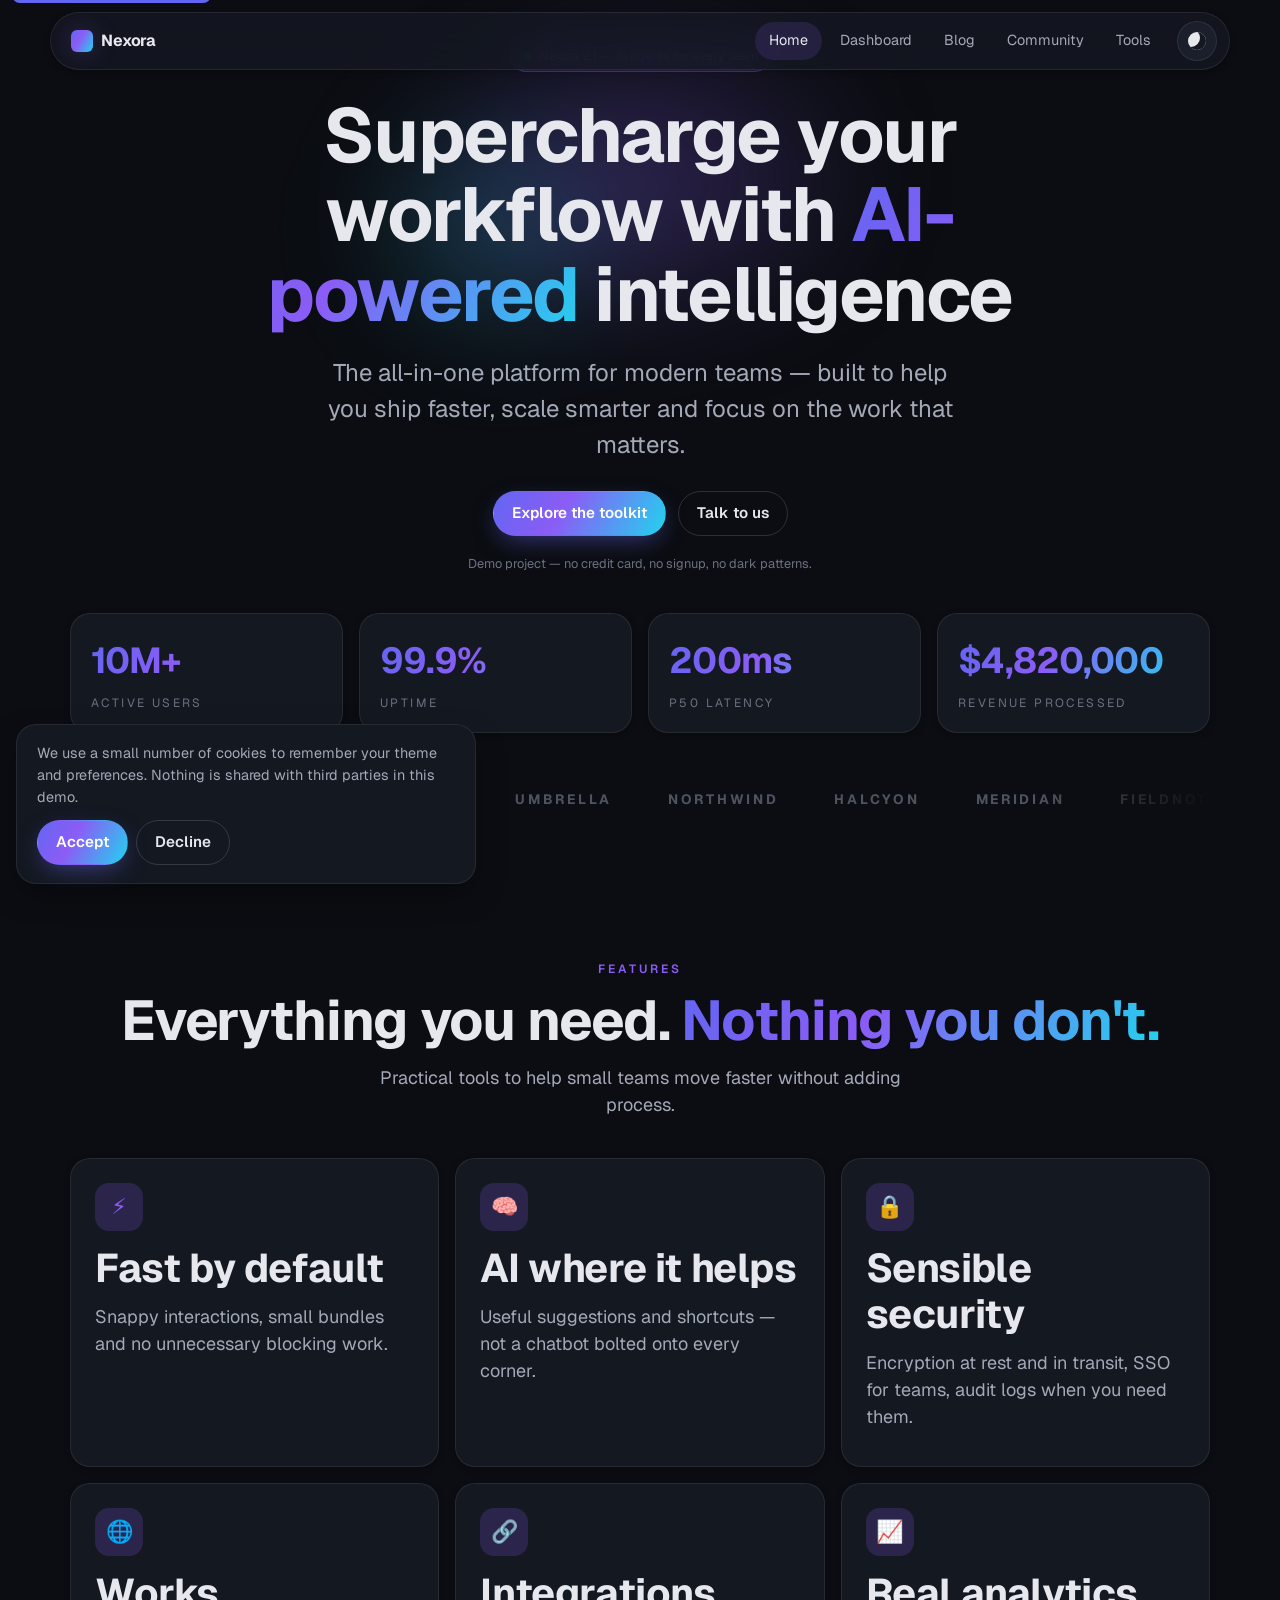
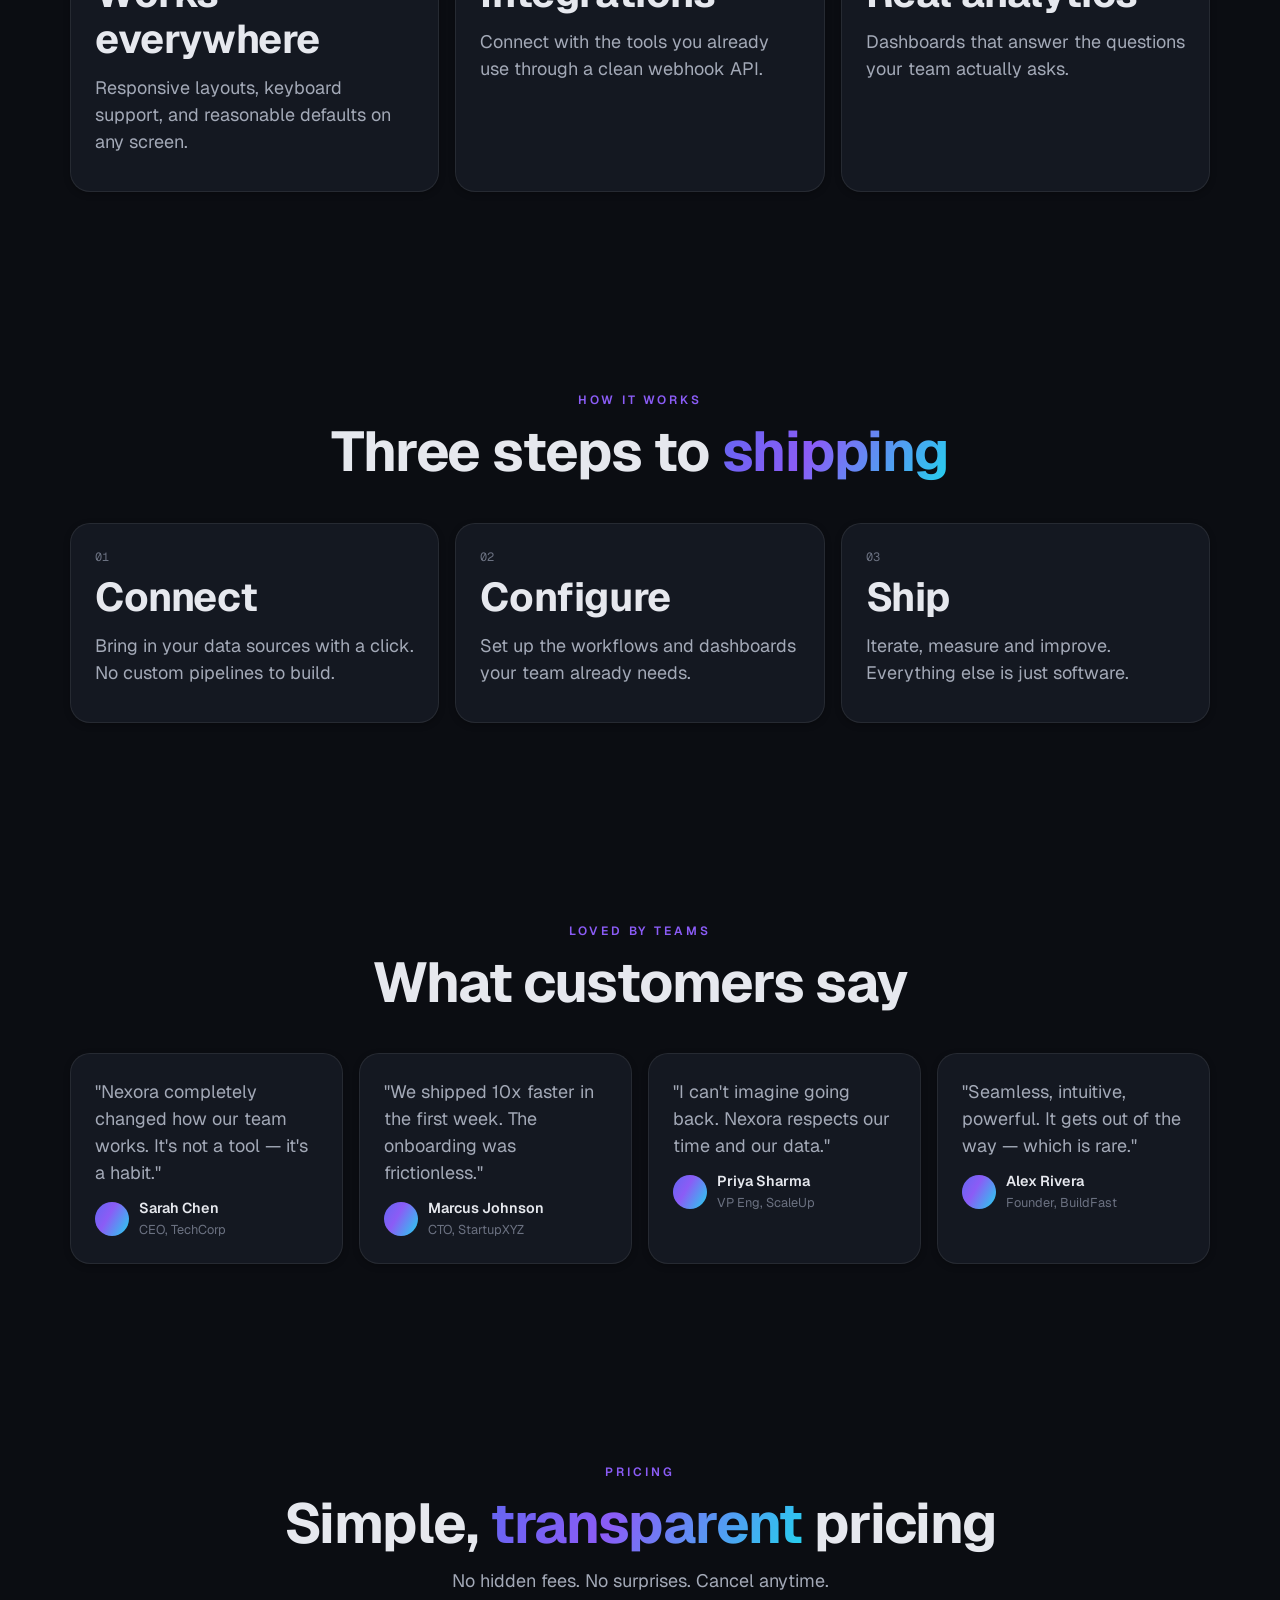
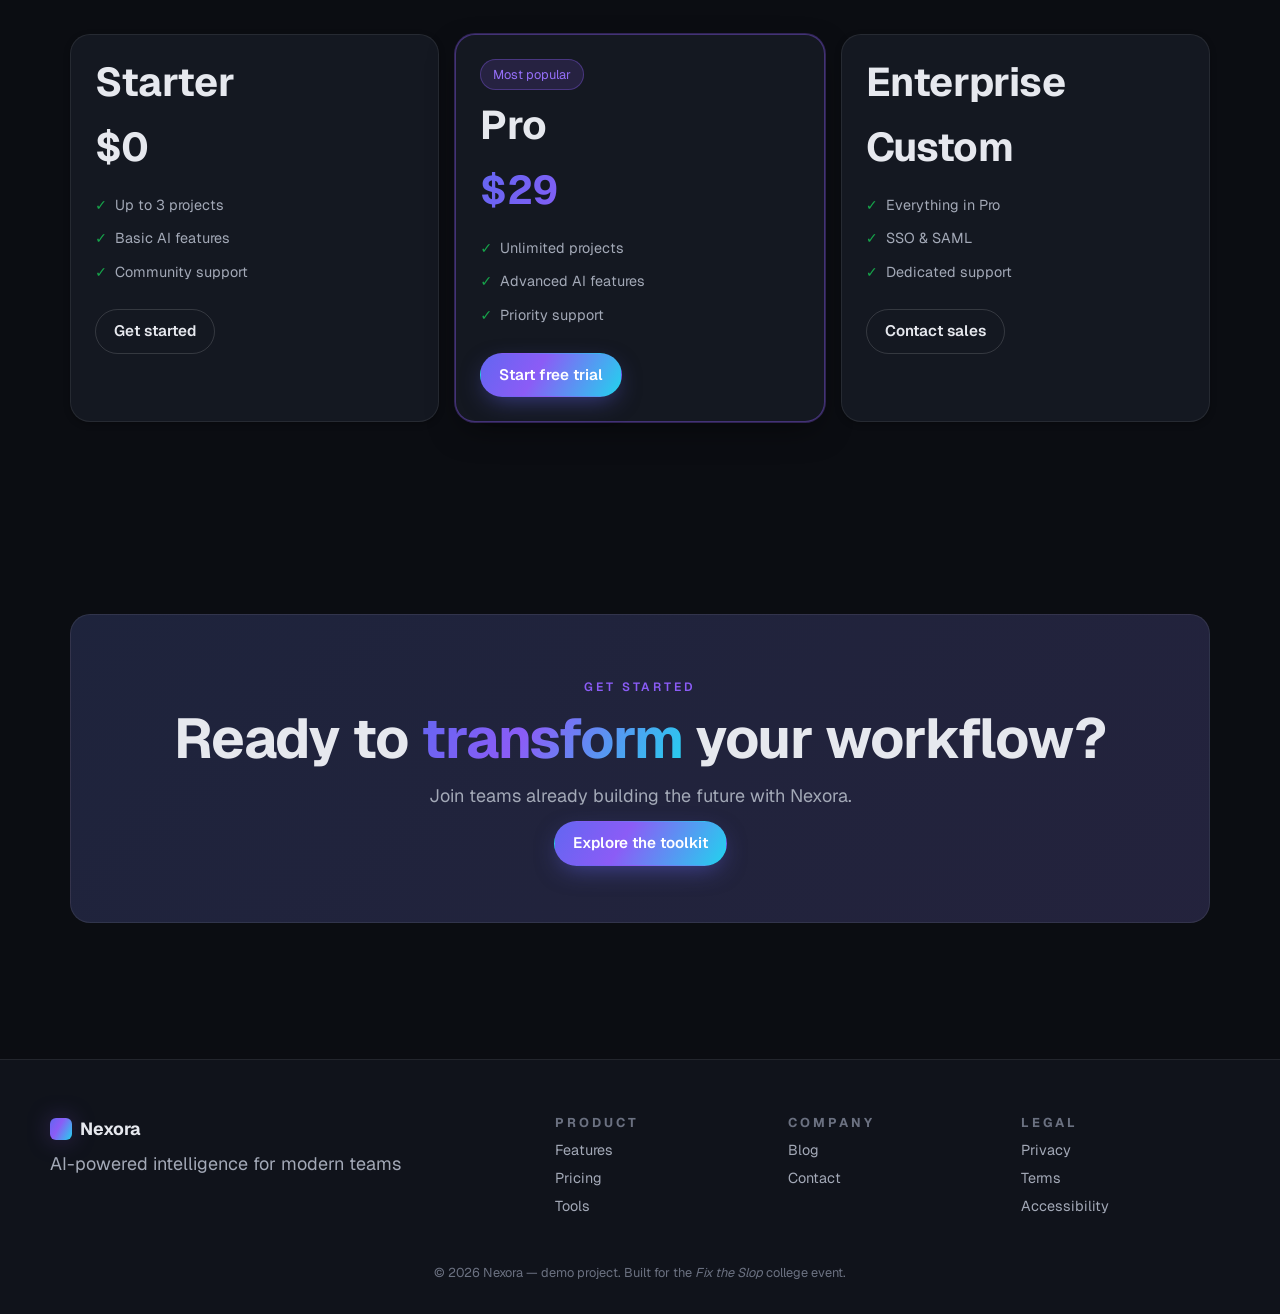
<file: website/index.html>
<!DOCTYPE html>
<html lang="en">
<head>
  <meta charset="UTF-8">
  <meta name="viewport" content="width=device-width, initial-scale=1">
  <title>Nexora — AI-powered intelligence for modern teams</title>
  <meta name="description" content="Nexora is an AI-powered platform that helps teams ship faster, scale smarter and focus on what matters.">
  <meta name="theme-color" content="#0b0d12">
  <link rel="stylesheet" href="css/style.css">
  <script>
    // Apply saved theme before first paint to avoid a flash of wrong theme.
    (function () {
      try {
        var t = localStorage.getItem("nx-theme") || "dark";
        document.documentElement.classList.toggle("light", t === "light");
      } catch (e) {}
    })();
  </script>
</head>
<body>
  <a class="skip-link" href="#main">Skip to main content</a>

  <div id="preloader" aria-hidden="true"><div class="ring"></div></div>

  <header class="site-nav" id="site-nav" aria-label="Primary"></header>

  <main id="main" class="container">
    <!-- ============================================================ HERO -->
    <section class="hero">
      <span class="hero-orb" aria-hidden="true"></span>
      <span class="badge hero-badge"><span class="pulse-dot"></span> Nexora 2.1 — AI agents for every team</span>
      <h1>Supercharge your workflow with <span class="gradient-text">AI-powered</span> intelligence</h1>
      <p class="lead">The all-in-one platform for modern teams — built to help you ship faster, scale smarter and focus on the work that matters.</p>
      <div class="hero-ctas">
        <a class="btn btn-primary" href="tools.html">Explore the toolkit</a>
        <a class="btn btn-ghost" href="contact.html">Talk to us</a>
      </div>
      <p class="hero-note">Demo project — no credit card, no signup, no dark patterns.</p>

      <div class="stats">
        <div class="card stat"><div class="val gradient-text">10M+</div><div class="lbl">Active users</div></div>
        <div class="card stat"><div class="val gradient-text">99.9%</div><div class="lbl">Uptime</div></div>
        <div class="card stat"><div class="val gradient-text">200ms</div><div class="lbl">P50 latency</div></div>
        <div class="card stat"><div class="val gradient-text" id="revenue-counter">$0</div><div class="lbl">Revenue processed</div></div>
      </div>

      <div class="logos marquee" aria-hidden="true">
        <div class="marquee-track">
          <span>NORTHWIND</span><span>HALCYON</span><span>MERIDIAN</span><span>FIELDNOTE</span><span>ACME</span><span>GLOBEX</span><span>INITECH</span><span>UMBRELLA</span>
          <span>NORTHWIND</span><span>HALCYON</span><span>MERIDIAN</span><span>FIELDNOTE</span><span>ACME</span><span>GLOBEX</span><span>INITECH</span><span>UMBRELLA</span>
        </div>
      </div>
    </section>

    <!-- ==================================================== FEATURES -->
    <section>
      <div class="section-head reveal">
        <span class="eyebrow">Features</span>
        <h2>Everything you need. <span class="gradient-text">Nothing you don't.</span></h2>
        <p>Practical tools to help small teams move faster without adding process.</p>
      </div>
      <div class="grid-3">
        <div class="card reveal"><div class="card-icon" aria-hidden="true">&#9889;</div><h3>Fast by default</h3><p>Snappy interactions, small bundles and no unnecessary blocking work.</p></div>
        <div class="card reveal"><div class="card-icon" aria-hidden="true">&#129504;</div><h3>AI where it helps</h3><p>Useful suggestions and shortcuts — not a chatbot bolted onto every corner.</p></div>
        <div class="card reveal"><div class="card-icon" aria-hidden="true">&#128274;</div><h3>Sensible security</h3><p>Encryption at rest and in transit, SSO for teams, audit logs when you need them.</p></div>
        <div class="card reveal"><div class="card-icon" aria-hidden="true">&#127760;</div><h3>Works everywhere</h3><p>Responsive layouts, keyboard support, and reasonable defaults on any screen.</p></div>
        <div class="card reveal"><div class="card-icon" aria-hidden="true">&#128279;</div><h3>Integrations</h3><p>Connect with the tools you already use through a clean webhook API.</p></div>
        <div class="card reveal"><div class="card-icon" aria-hidden="true">&#128200;</div><h3>Real analytics</h3><p>Dashboards that answer the questions your team actually asks.</p></div>
      </div>
    </section>

    <!-- ==================================================== STEPS -->
    <section>
      <div class="section-head reveal">
        <span class="eyebrow">How it works</span>
        <h2>Three steps to <span class="gradient-text">shipping</span></h2>
      </div>
      <div class="grid-3">
        <div class="card reveal"><div class="step-num">01</div><h3>Connect</h3><p>Bring in your data sources with a click. No custom pipelines to build.</p></div>
        <div class="card reveal"><div class="step-num">02</div><h3>Configure</h3><p>Set up the workflows and dashboards your team already needs.</p></div>
        <div class="card reveal"><div class="step-num">03</div><h3>Ship</h3><p>Iterate, measure and improve. Everything else is just software.</p></div>
      </div>
    </section>

    <!-- ==================================================== TESTIMONIALS -->
    <section>
      <div class="section-head reveal">
        <span class="eyebrow">Loved by teams</span>
        <h2>What customers say</h2>
      </div>
      <div class="testi">
        <div class="card reveal"><p>"Nexora completely changed how our team works. It's not a tool — it's a habit."</p><div class="who"><span class="avatar" aria-hidden="true"></span><div><div class="who-name">Sarah Chen</div><div class="who-role">CEO, TechCorp</div></div></div></div>
        <div class="card reveal"><p>"We shipped 10x faster in the first week. The onboarding was frictionless."</p><div class="who"><span class="avatar" aria-hidden="true"></span><div><div class="who-name">Marcus Johnson</div><div class="who-role">CTO, StartupXYZ</div></div></div></div>
        <div class="card reveal"><p>"I can't imagine going back. Nexora respects our time and our data."</p><div class="who"><span class="avatar" aria-hidden="true"></span><div><div class="who-name">Priya Sharma</div><div class="who-role">VP Eng, ScaleUp</div></div></div></div>
        <div class="card reveal"><p>"Seamless, intuitive, powerful. It gets out of the way — which is rare."</p><div class="who"><span class="avatar" aria-hidden="true"></span><div><div class="who-name">Alex Rivera</div><div class="who-role">Founder, BuildFast</div></div></div></div>
      </div>
    </section>

    <!-- ==================================================== PRICING -->
    <section class="price" id="pricing">
      <div class="section-head reveal">
        <span class="eyebrow">Pricing</span>
        <h2>Simple, <span class="gradient-text">transparent</span> pricing</h2>
        <p>No hidden fees. No surprises. Cancel anytime.</p>
      </div>
      <div class="grid-3">
        <div class="card reveal">
          <h3>Starter</h3>
          <div class="amount">$0</div>
          <ul>
            <li>Up to 3 projects</li>
            <li>Basic AI features</li>
            <li>Community support</li>
          </ul>
          <a class="btn btn-ghost" href="contact.html">Get started</a>
        </div>
        <div class="card is-featured reveal">
          <span class="badge" style="margin-bottom:12px">Most popular</span>
          <h3>Pro</h3>
          <div class="amount gradient-text">$29</div>
          <ul>
            <li>Unlimited projects</li>
            <li>Advanced AI features</li>
            <li>Priority support</li>
          </ul>
          <a class="btn btn-primary" href="contact.html">Start free trial</a>
        </div>
        <div class="card reveal">
          <h3>Enterprise</h3>
          <div class="amount">Custom</div>
          <ul>
            <li>Everything in Pro</li>
            <li>SSO &amp; SAML</li>
            <li>Dedicated support</li>
          </ul>
          <a class="btn btn-ghost" href="contact.html">Contact sales</a>
        </div>
      </div>
    </section>

    <!-- ==================================================== FINAL CTA -->
    <section>
      <div class="final-cta reveal">
        <span class="eyebrow">Get started</span>
        <h2>Ready to <span class="gradient-text">transform</span> your workflow?</h2>
        <p>Join teams already building the future with Nexora.</p>
        <a class="btn btn-primary" href="tools.html">Explore the toolkit</a>
      </div>
    </section>
  </main>

  <footer class="site-footer" id="site-footer"></footer>

  <script src="js/site.js"></script>
  <script src="js/globals.js"></script>
  <script src="js/main.js"></script>
  <script src="js/home.js"></script>
</body>
</html>
</file>
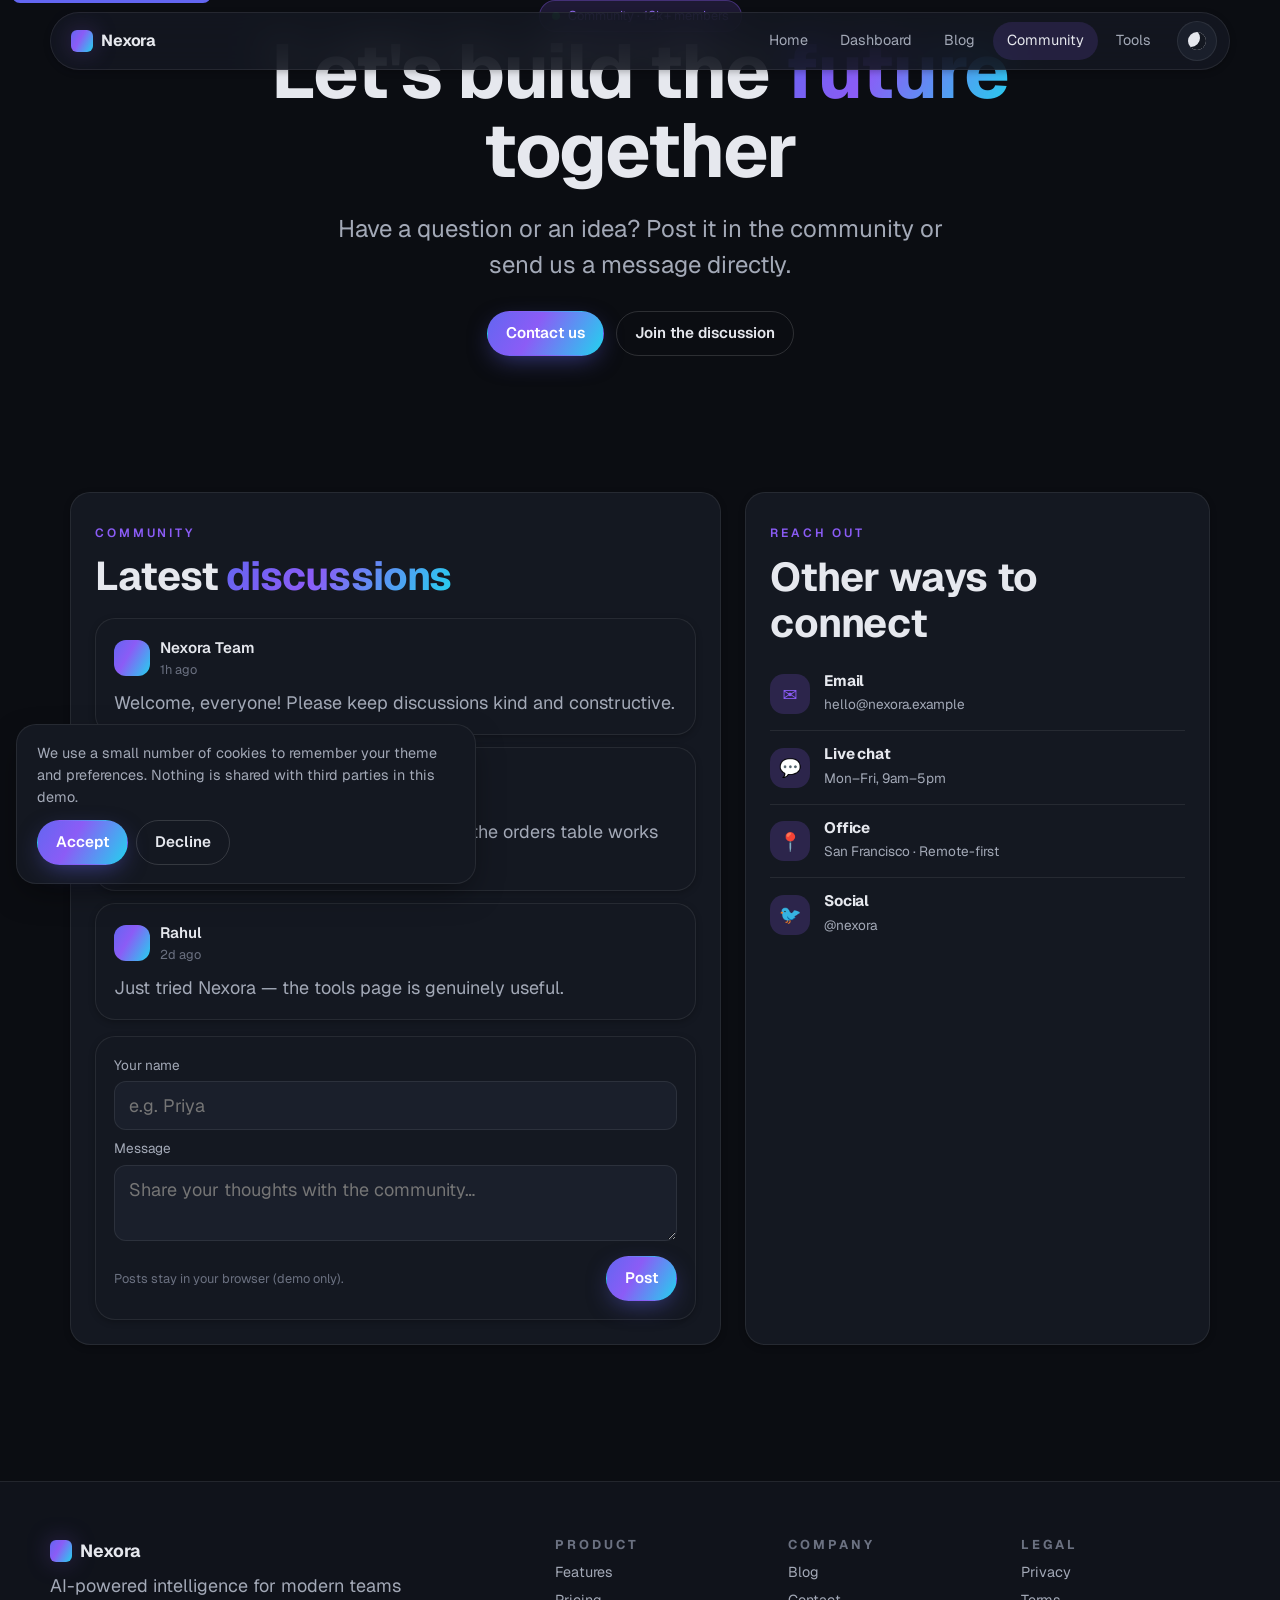
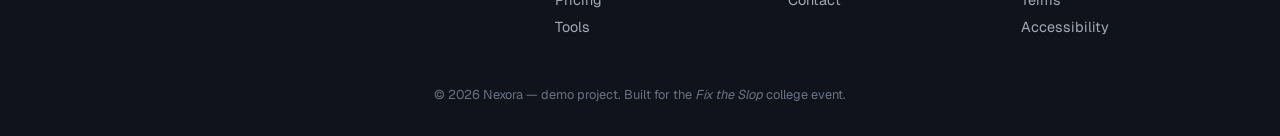
<file: website/contact.html>
<!DOCTYPE html>
<html lang="en">
<head>
  <meta charset="UTF-8">
  <meta name="viewport" content="width=device-width, initial-scale=1">
  <title>Community &amp; Contact — Nexora</title>
  <meta name="description" content="Join the Nexora community forum or send us a message.">
  <meta name="theme-color" content="#0b0d12">
  <link rel="stylesheet" href="css/style.css">
  <script>
    (function () { try { var t = localStorage.getItem("nx-theme") || "dark"; document.documentElement.classList.toggle("light", t === "light"); } catch (e) {} })();
  </script>
</head>
<body>
  <a class="skip-link" href="#main">Skip to main content</a>
  <div id="preloader" aria-hidden="true"><div class="ring"></div></div>
  <header class="site-nav" id="site-nav" aria-label="Primary"></header>

  <main id="main" class="container">
    <section class="hero" style="padding: 0 0 40px">
      <span class="badge"><span class="pulse-dot"></span> Community &middot; 12k+ members</span>
      <h1>Let's build the <span class="gradient-text">future</span> together</h1>
      <p class="lead">Have a question or an idea? Post it in the community or send us a message directly.</p>
      <div class="hero-ctas">
        <button class="btn btn-primary" type="button" id="open-contact">Contact us</button>
        <a class="btn btn-ghost" href="#community">Join the discussion</a>
      </div>
    </section>

    <section class="two-col">
      <div class="card" id="community">
        <span class="eyebrow">Community</span>
        <h2 style="font-size: var(--step-4)">Latest <span class="gradient-text">discussions</span></h2>
        <div id="threads" aria-live="polite" style="margin-top: 20px"></div>

        <form class="card composer" style="padding: 18px; margin-top: 16px" id="thread-form" novalidate>
          <div class="row">
            <div style="flex:1">
              <label for="thread-name">Your name</label>
              <input id="thread-name" type="text" maxlength="40" placeholder="e.g. Priya" required>
            </div>
          </div>
          <div>
            <label for="thread-body">Message</label>
            <textarea id="thread-body" maxlength="500" placeholder="Share your thoughts with the community…" required></textarea>
          </div>
          <div class="row" style="justify-content: space-between">
            <span style="font-size: 0.8rem; color: var(--text-dim)">Posts stay in your browser (demo only).</span>
            <button type="submit" class="btn btn-primary">Post</button>
          </div>
        </form>
      </div>

      <aside class="card">
        <span class="eyebrow">Reach out</span>
        <h3 style="margin-bottom: 12px">Other ways to connect</h3>
        <ul class="info-list">
          <li><div class="card-icon" aria-hidden="true">&#9993;</div><div><h4>Email</h4><span>hello@nexora.example</span></div></li>
          <li><div class="card-icon" aria-hidden="true">&#128172;</div><div><h4>Live chat</h4><span>Mon–Fri, 9am–5pm</span></div></li>
          <li><div class="card-icon" aria-hidden="true">&#128205;</div><div><h4>Office</h4><span>San Francisco &middot; Remote-first</span></div></li>
          <li><div class="card-icon" aria-hidden="true">&#128038;</div><div><h4>Social</h4><span>@nexora</span></div></li>
        </ul>
      </aside>
    </section>
  </main>

  <!-- Contact modal -->
  <div class="modal-backdrop" id="contact-modal" hidden>
    <div class="modal contact-form" role="dialog" aria-modal="true" aria-labelledby="cm-title" style="max-width:640px">
      <button type="button" class="modal-close" aria-label="Close" id="close-contact">&times;</button>
      <span class="eyebrow">Contact</span>
      <h2 id="cm-title" style="font-size: var(--step-4)">Get in <span class="gradient-text">touch</span></h2>
      <p>Fill in the form below and we'll get back to you.</p>
      <form id="contact-form" novalidate>
        <div class="grid">
          <div>
            <label for="c-name">Name</label>
            <input id="c-name" type="text" required minlength="2" maxlength="60" autocomplete="name">
            <div class="field-error" data-error-for="c-name"></div>
          </div>
          <div>
            <label for="c-email">Email</label>
            <input id="c-email" type="email" required autocomplete="email">
            <div class="field-error" data-error-for="c-email"></div>
          </div>
          <div>
            <label for="c-phone">Phone <span style="color:var(--text-dim); font-weight:normal">(optional)</span></label>
            <input id="c-phone" type="tel" maxlength="20" autocomplete="tel" inputmode="tel">
            <div class="field-error" data-error-for="c-phone"></div>
          </div>
          <div>
            <label for="c-company">Company</label>
            <input id="c-company" type="text" maxlength="80" autocomplete="organization">
          </div>
          <div>
            <label for="c-team">Team size</label>
            <select id="c-team">
              <option>1–10</option>
              <option>11–50</option>
              <option>51–200</option>
              <option>200+</option>
            </select>
          </div>
          <div>
            <label for="c-topic">Topic</label>
            <select id="c-topic" required>
              <option value="">Choose a topic…</option>
              <option>Sales</option>
              <option>Support</option>
              <option>Partnerships</option>
              <option>Feedback</option>
            </select>
            <div class="field-error" data-error-for="c-topic"></div>
          </div>
          <div class="full">
            <label for="c-message">Message</label>
            <textarea id="c-message" required minlength="20" maxlength="2000" placeholder="What's on your mind? (min. 20 characters)"></textarea>
            <div class="field-error" data-error-for="c-message"></div>
          </div>
          <div class="full" style="display:flex; align-items:center; gap:8px">
            <input type="checkbox" id="c-agree" style="width:auto">
            <label for="c-agree" style="margin:0">I'd like occasional product updates. You can unsubscribe at any time.</label>
          </div>
        </div>
        <div id="c-notice" hidden></div>
        <div class="actions">
          <button type="button" class="btn btn-ghost" id="c-reset">Clear</button>
          <button type="submit" class="btn btn-primary" id="c-submit">Send message</button>
        </div>
      </form>
    </div>
  </div>

  <footer class="site-footer" id="site-footer"></footer>

  <script src="js/site.js"></script>
  <script src="js/globals.js"></script>
  <script src="js/main.js"></script>
  <script src="js/contact.js" defer></script>
</body>
</html>
</file>
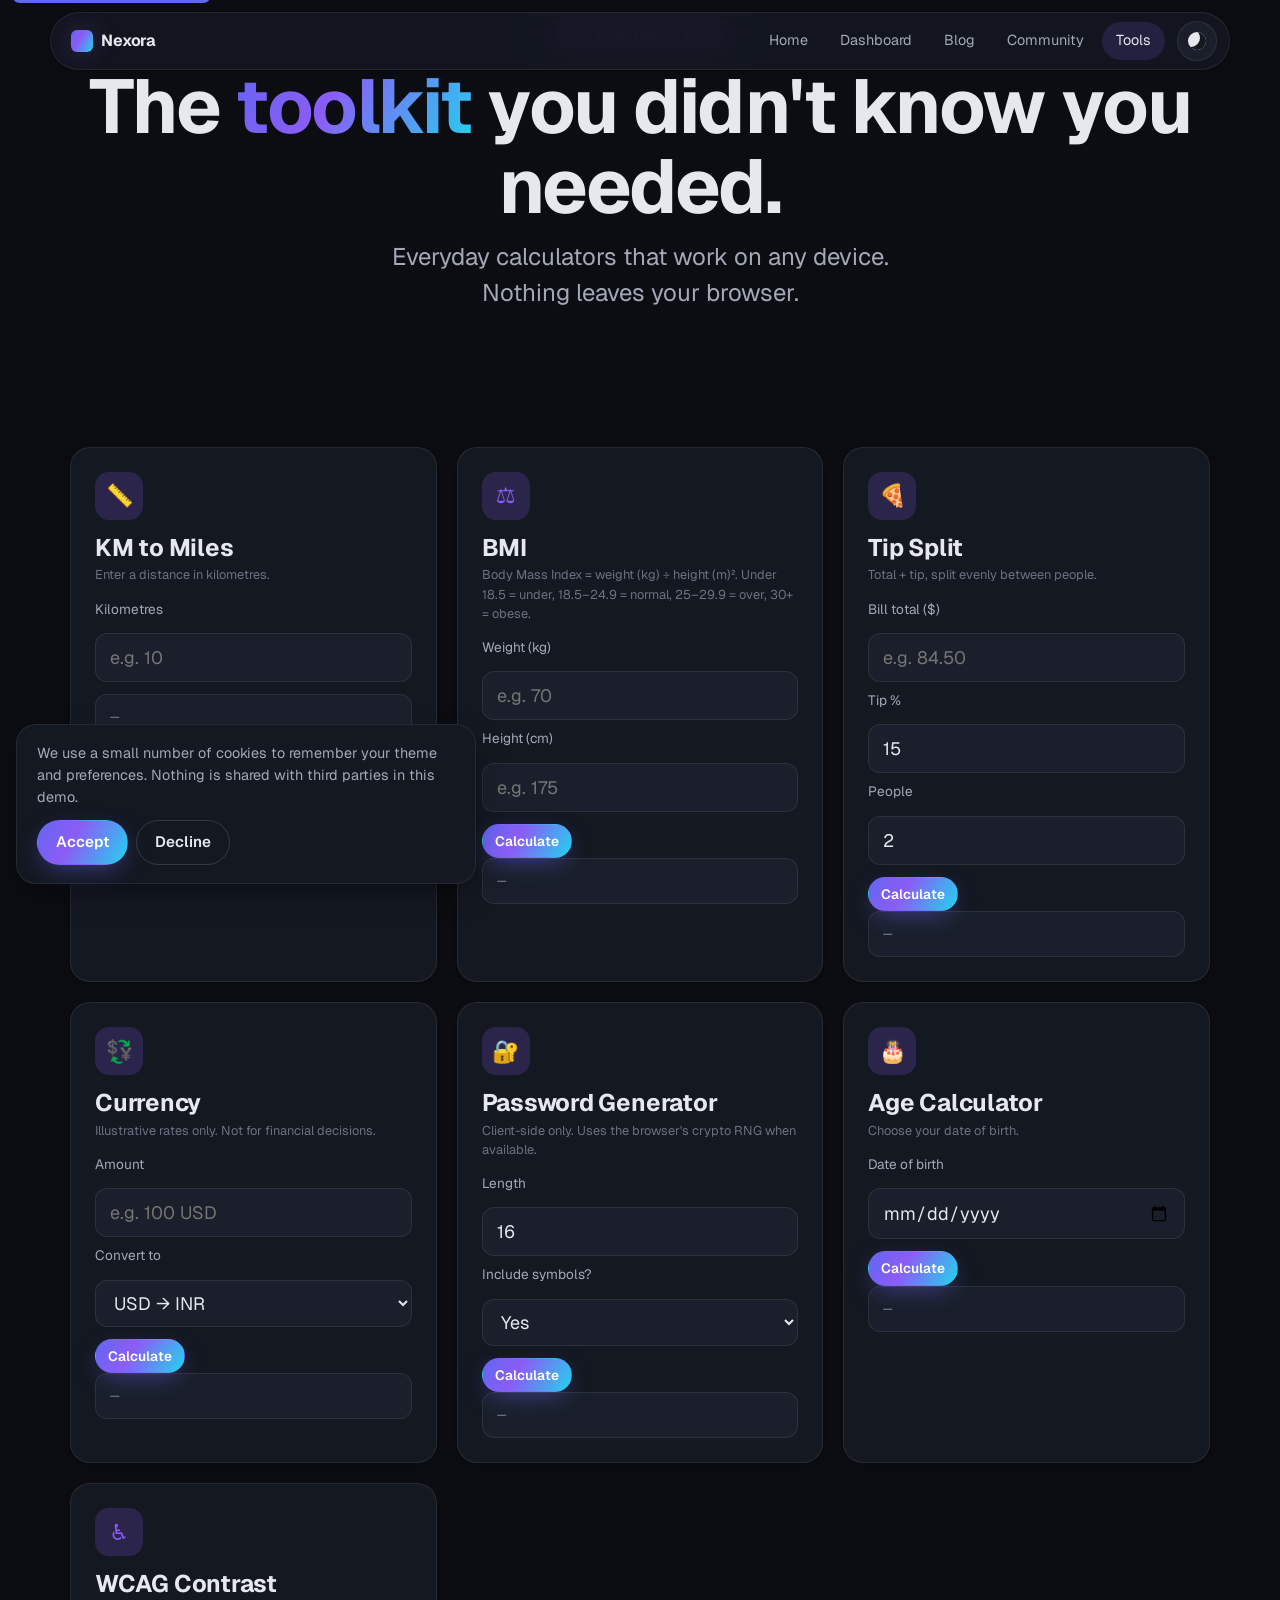
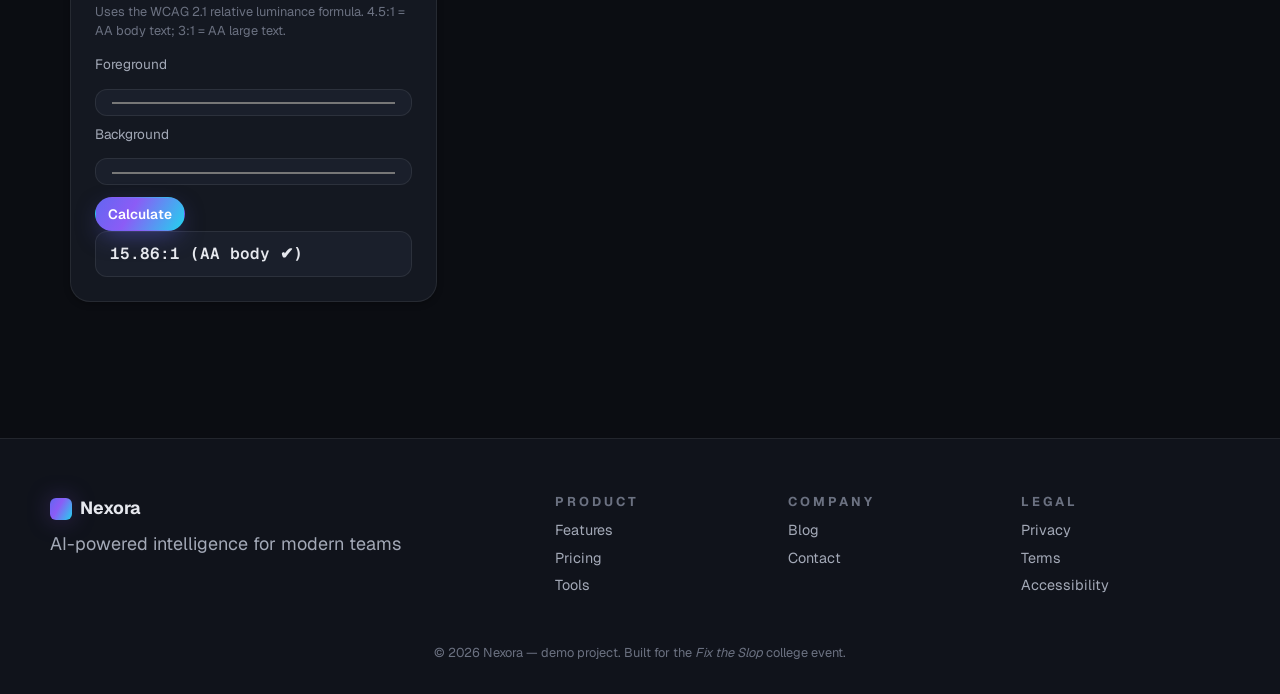
<file: website/tools.html>
<!DOCTYPE html>
<html lang="en">
<head>
  <meta charset="UTF-8">
  <meta name="viewport" content="width=device-width, initial-scale=1">
  <title>Tools — Nexora Toolkit</title>
  <meta name="description" content="A small set of everyday utility calculators — free, no signup, works offline.">
  <meta name="theme-color" content="#0b0d12">
  <link rel="stylesheet" href="css/style.css">
  <script>
    (function () { try { var t = localStorage.getItem("nx-theme") || "dark"; document.documentElement.classList.toggle("light", t === "light"); } catch (e) {} })();
  </script>
</head>
<body>
  <a class="skip-link" href="#main">Skip to main content</a>
  <div id="preloader" aria-hidden="true"><div class="ring"></div></div>
  <header class="site-nav" id="site-nav" aria-label="Primary"></header>

  <main id="main" class="container">
    <section class="tools-head">
      <span class="badge">Seven tools &middot; free &middot; no signup</span>
      <h1 style="margin-top: 16px">The <span class="gradient-text">toolkit</span> you didn't know you needed.</h1>
      <p class="lead" style="margin: 12px auto 0; max-width: 560px">Everyday calculators that work on any device. Nothing leaves your browser.</p>
    </section>

    <section class="tools-grid" id="tools"></section>
  </main>

  <footer class="site-footer" id="site-footer"></footer>

  <script src="js/site.js"></script>
  <script src="js/globals.js"></script>
  <script src="js/main.js"></script>
  <script src="js/tools.js" defer></script>
</body>
</html>
</file>
<file: website/css/style.css>
/* ============================================================
   Nexora — design system (single stylesheet, mobile-first)

   Tokens follow DESIGN.md where practical. All layout is fluid;
   no fixed min-widths, no zoom hacks.
   ============================================================ */

@import url('https://fonts.googleapis.com/css2?family=Geist:wght@300..800&family=Geist+Mono:wght@400;600&display=swap');

/* --- tokens ------------------------------------------------- */
:root {
  --bg:          #0b0d12;
  --bg-alt:      #10131b;
  --surface:     #141821;
  --surface-2:   #1a1f2b;
  --border:      rgba(255,255,255,0.08);
  --border-strong: rgba(255,255,255,0.14);
  --text:        #e6e8ee;
  --text-muted:  #a3a9b7;
  --text-dim:    #6b7181;
  --brand:       #6366f1;
  --brand-2:     #8b5cf6;
  --accent:      #22d3ee;
  --pink:        #ec4899;
  --success:     #16a34a;
  --danger:      #dc2626;
  --warning:     #d97706;
  --gradient:    linear-gradient(120deg, #6366f1 0%, #8b5cf6 40%, #22d3ee 100%);

  --radius-sm:   4px;
  --radius:      12px;
  --radius-lg:   20px;
  --radius-pill: 999px;

  --shadow-sm:   0 2px 6px rgba(0,0,0,0.25);
  --shadow:      0 12px 32px -8px rgba(0,0,0,0.5);
  --shadow-lg:   0 32px 80px -20px rgba(0,0,0,0.55);

  --step-1: clamp(0.85rem, 0.82rem + 0.15vw, 0.95rem);
  --step-2: clamp(1rem,    0.97rem + 0.2vw,  1.125rem);
  --step-3: clamp(1.25rem, 1.15rem + 0.5vw,  1.5rem);
  --step-4: clamp(1.75rem, 1.4rem  + 1.5vw,  2.5rem);
  --step-5: clamp(2.25rem, 1.7rem  + 2.5vw,  3.5rem);
  --step-6: clamp(2.75rem, 1.9rem  + 4vw,    4.75rem);

  --ease: cubic-bezier(.2,0,0,1);
}

html.light {
  --bg:          #f7f7fa;
  --bg-alt:      #eef0f4;
  --surface:     #ffffff;
  --surface-2:   #f2f3f7;
  --border:      rgba(15,20,30,0.08);
  --border-strong: rgba(15,20,30,0.16);
  --text:        #10131b;
  --text-muted:  #4b5361;
  --text-dim:    #6b7181;
}

/* --- reset -------------------------------------------------- */
*, *::before, *::after { box-sizing: border-box; }
html, body { margin: 0; padding: 0; }
html { -webkit-text-size-adjust: 100%; scroll-behavior: smooth; }
[hidden] { display: none !important; }
body {
  font-family: 'Geist', system-ui, -apple-system, Segoe UI, Roboto, sans-serif;
  font-size: var(--step-2);
  line-height: 1.5;
  color: var(--text);
  background: var(--bg);
  -webkit-font-smoothing: antialiased;
  overflow-x: hidden;
}
img, svg { max-width: 100%; display: block; }
a { color: inherit; text-decoration: none; }
button { font: inherit; color: inherit; }

/* Visible focus for every focusable element. */
:focus-visible {
  outline: 2px solid var(--accent);
  outline-offset: 2px;
  border-radius: 6px;
}

.visually-hidden {
  position: absolute; width: 1px; height: 1px;
  padding: 0; margin: -1px; overflow: hidden;
  clip: rect(0, 0, 0, 0); white-space: nowrap; border: 0;
}

.skip-link {
  position: absolute; left: 12px; top: -40px;
  background: var(--brand); color: #fff;
  padding: 8px 14px; border-radius: 8px;
  z-index: 1000; transition: top .2s var(--ease);
}
.skip-link:focus { top: 12px; }

/* --- layout ------------------------------------------------- */
.container {
  width: 100%;
  max-width: 1180px;
  margin: 0 auto;
  padding: 0 20px;
}
@media (max-width: 400px) { .container { padding: 0 14px; } }
main { padding-top: 96px; padding-bottom: 80px; }
section { padding: 64px 0; }
@media (min-width: 900px) { section { padding: 96px 0; } }

/* --- typography --------------------------------------------- */
h1, h2, h3, h4, h5 { color: var(--text); font-weight: 700; letter-spacing: -0.01em; line-height: 1.15; margin: 0 0 12px; }
h1 { font-size: var(--step-6); line-height: 1.05; letter-spacing: -0.02em; }
h2 { font-size: var(--step-5); line-height: 1.1;  letter-spacing: -0.02em; }
h3 { font-size: var(--step-4); }
h4 { font-size: var(--step-3); }
h5 { font-size: var(--step-2); }
p  { margin: 0 0 12px; color: var(--text-muted); }
.lead { font-size: var(--step-3); color: var(--text-muted); }
.eyebrow {
  display: inline-block; font-size: 0.75rem; font-weight: 600;
  text-transform: uppercase; letter-spacing: 0.24em;
  color: var(--brand-2); margin: 0 0 12px;
}
.gradient-text {
  background: var(--gradient);
  -webkit-background-clip: text; background-clip: text;
  -webkit-text-fill-color: transparent; color: transparent;
}
mark { background: color-mix(in oklab, var(--brand-2) 30%, transparent); color: inherit; padding: 0 4px; border-radius: 4px; }

/* --- buttons ------------------------------------------------ */
.btn {
  display: inline-flex; align-items: center; gap: 8px;
  padding: 10px 18px;
  border-radius: var(--radius-pill);
  border: 1px solid transparent;
  background: transparent;
  color: var(--text);
  font-weight: 600; font-size: 0.95rem;
  cursor: pointer;
  text-decoration: none;
  transition: transform .2s var(--ease), background .2s var(--ease), color .2s var(--ease), border-color .2s var(--ease), box-shadow .2s var(--ease);
  white-space: nowrap;
}
.btn-primary {
  background: var(--gradient);
  color: #fff;
  box-shadow: 0 8px 24px -6px rgba(99,102,241,0.5);
}
.btn-primary:hover { transform: translateY(-1px); box-shadow: 0 12px 30px -6px rgba(99,102,241,0.55); }
.btn-ghost { border-color: var(--border-strong); color: var(--text); }
.btn-ghost:hover { background: var(--surface-2); }
.btn-sm { padding: 6px 12px; font-size: 0.85rem; }
.btn:disabled { opacity: 0.5; cursor: not-allowed; transform: none !important; }

/* --- badges ------------------------------------------------- */
.badge {
  display: inline-flex; align-items: center; gap: 8px;
  padding: 5px 12px; border-radius: var(--radius-pill);
  background: color-mix(in oklab, var(--brand-2) 15%, transparent);
  border: 1px solid color-mix(in oklab, var(--brand-2) 35%, transparent);
  color: color-mix(in oklab, var(--brand-2) 90%, white 10%);
  font-size: 0.8rem;
}
.pulse-dot { width: 8px; height: 8px; border-radius: 50%; background: var(--success); box-shadow: 0 0 0 0 rgba(22,163,74,0.6); animation: pulse 1.6s infinite; }
@keyframes pulse { 70% { box-shadow: 0 0 0 10px rgba(22,163,74,0); } 100% { box-shadow: 0 0 0 0 rgba(22,163,74,0); } }

/* --- cards -------------------------------------------------- */
.card {
  background: var(--surface);
  border: 1px solid var(--border);
  border-radius: var(--radius-lg);
  padding: 24px;
  box-shadow: var(--shadow-sm);
  transition: transform .25s var(--ease), border-color .25s var(--ease), box-shadow .25s var(--ease);
}
.card:hover { border-color: var(--border-strong); transform: translateY(-2px); box-shadow: var(--shadow); }
.card-icon {
  width: 48px; height: 48px; border-radius: 14px;
  display: grid; place-items: center;
  background: color-mix(in oklab, var(--brand-2) 20%, transparent);
  color: var(--brand-2);
  font-size: 22px;
  margin-bottom: 14px;
}

/* --- inputs ------------------------------------------------- */
input, select, textarea {
  width: 100%;
  font: inherit;
  color: var(--text);
  background: var(--surface-2);
  border: 1px solid var(--border);
  border-radius: var(--radius);
  padding: 10px 14px;
}
input:focus, select:focus, textarea:focus {
  outline: 2px solid var(--accent);
  outline-offset: 2px;
  border-color: transparent;
}
input[aria-invalid="true"], textarea[aria-invalid="true"] { border-color: var(--danger); }
label { display: block; font-size: 0.85rem; color: var(--text-muted); margin-bottom: 6px; }

/* --- nav ---------------------------------------------------- */
.site-nav {
  position: fixed; top: 12px; left: 50%; transform: translateX(-50%);
  width: min(1180px, calc(100% - 24px));
  display: flex; align-items: center; gap: 12px;
  padding: 8px 12px;
  background: color-mix(in oklab, var(--surface) 85%, transparent);
  backdrop-filter: blur(20px) saturate(160%);
  -webkit-backdrop-filter: blur(20px) saturate(160%);
  border: 1px solid var(--border);
  border-radius: var(--radius-pill);
  z-index: 50;
  box-shadow: var(--shadow-sm);
}
.nav-brand { display: flex; align-items: center; gap: 8px; padding: 4px 8px; font-weight: 700; }
.nav-mark { width: 22px; height: 22px; border-radius: 6px; background: var(--gradient); box-shadow: 0 0 24px -4px rgba(139,92,246,0.6); display: inline-block; }
.nav-name { font-size: 1rem; letter-spacing: -0.01em; }
.nav-links { display: flex; align-items: center; gap: 4px; margin-left: auto; }
.nav-link {
  padding: 8px 14px; border-radius: var(--radius-pill);
  font-size: 0.9rem; color: var(--text-muted);
  transition: color .2s var(--ease), background .2s var(--ease);
}
.nav-link:hover { color: var(--text); background: var(--surface-2); }
.nav-link.is-active { color: var(--text); background: color-mix(in oklab, var(--brand-2) 15%, transparent); }
.nav-theme, .nav-burger {
  display: grid; place-items: center;
  width: 40px; height: 40px; border-radius: 50%;
  background: var(--surface-2); border: 1px solid var(--border);
  cursor: pointer;
}
.nav-burger { display: none; }
.nav-burger span { display: block; width: 18px; height: 2px; background: var(--text); margin: 3px auto; border-radius: 2px; transition: transform .2s var(--ease), opacity .2s var(--ease); }
.site-nav.is-open .nav-burger span:nth-child(1) { transform: translateY(5px) rotate(45deg); }
.site-nav.is-open .nav-burger span:nth-child(2) { opacity: 0; }
.site-nav.is-open .nav-burger span:nth-child(3) { transform: translateY(-5px) rotate(-45deg); }
.theme-icon { width: 18px; height: 18px; border-radius: 50%; background: var(--text); box-shadow: inset -6px -3px 0 0 var(--surface); }
html.light .theme-icon { background: var(--text); box-shadow: inset 6px 3px 0 0 var(--surface); }

@media (max-width: 820px) {
  .site-nav { padding: 6px 8px 6px 12px; }
  .nav-burger { display: grid; margin-left: auto; }
  .nav-links {
    position: absolute; top: calc(100% + 8px); left: 0; right: 0;
    flex-direction: column; align-items: stretch;
    padding: 12px; margin: 0;
    background: var(--surface);
    border: 1px solid var(--border);
    border-radius: var(--radius-lg);
    box-shadow: var(--shadow);
    display: none;
  }
  .nav-links.is-open { display: flex; }
  .nav-link { padding: 12px 14px; }
}

/* --- footer ------------------------------------------------- */
.site-footer { border-top: 1px solid var(--border); padding: 56px 20px 32px; margin-top: 40px; background: var(--bg-alt); }
.footer-inner {
  max-width: 1180px; margin: 0 auto;
  display: grid; grid-template-columns: 1fr;
  gap: 32px;
}
@media (min-width: 800px) { .footer-inner { grid-template-columns: 1.4fr 2fr; } }
.footer-brand p { color: var(--text-muted); max-width: 360px; }
.footer-logo { display: flex; align-items: center; gap: 8px; font-weight: 700; font-size: 1.1rem; margin-bottom: 8px; }
.footer-cols { display: grid; grid-template-columns: repeat(auto-fit, minmax(140px, 1fr)); gap: 24px; }
.footer-cols h5 { font-size: 0.8rem; text-transform: uppercase; letter-spacing: 0.24em; color: var(--text-dim); margin-bottom: 10px; }
.footer-cols a { display: block; color: var(--text-muted); font-size: 0.9rem; margin-bottom: 6px; }
.footer-cols a:hover { color: var(--text); }
.footer-legal { max-width: 1180px; margin: 40px auto 0; color: var(--text-dim); font-size: 0.8rem; text-align: center; }

/* --- preloader ---------------------------------------------- */
#preloader {
  position: fixed; inset: 0; z-index: 9000;
  background: var(--bg);
  display: grid; place-items: center;
  transition: opacity .4s var(--ease);
}
#preloader .ring {
  width: 44px; height: 44px; border-radius: 50%;
  border: 2px solid var(--border-strong);
  border-top-color: var(--brand);
  animation: spin .8s linear infinite;
}
#preloader.is-hidden { opacity: 0; pointer-events: none; }
@keyframes spin { to { transform: rotate(360deg); } }

/* --- cookie banner ------------------------------------------ */
.cookie-banner {
  position: fixed; bottom: 16px; left: 16px; right: 16px;
  max-width: 460px;
  background: var(--surface);
  border: 1px solid var(--border);
  border-radius: var(--radius-lg);
  padding: 18px 20px;
  box-shadow: var(--shadow);
  z-index: 80;
  animation: slide-up .35s var(--ease);
}
@media (min-width: 640px) { .cookie-banner { right: auto; } }
.cookie-banner p { margin: 0 0 12px; font-size: 0.9rem; }
.cookie-actions { display: flex; gap: 8px; }

/* --- toast -------------------------------------------------- */
.toast {
  position: fixed; bottom: 24px; right: 24px;
  padding: 12px 18px;
  background: var(--surface); color: var(--text);
  border: 1px solid var(--border-strong);
  border-radius: var(--radius);
  box-shadow: var(--shadow);
  font-size: 0.9rem;
  z-index: 100;
  animation: slide-up .3s var(--ease);
}
.toast--success { border-left: 3px solid var(--success); }
.toast--error   { border-left: 3px solid var(--danger); }
.toast.is-out { opacity: 0; transition: opacity .3s var(--ease); }
@keyframes slide-up { from { opacity: 0; transform: translateY(16px); } }

/* --- modal -------------------------------------------------- */
.modal-backdrop {
  position: fixed; inset: 0; z-index: 90;
  background: rgba(0,0,0,0.55);
  backdrop-filter: blur(6px);
  display: grid; place-items: center;
  padding: 16px;
  animation: fade-in .2s var(--ease);
}
.modal {
  position: relative;
  width: 100%; max-width: 480px;
  background: var(--surface);
  border: 1px solid var(--border);
  border-radius: var(--radius-lg);
  padding: 28px;
  box-shadow: var(--shadow-lg);
}
.modal-close {
  position: absolute; top: 10px; right: 12px;
  width: 32px; height: 32px; border-radius: 50%;
  background: transparent; border: 0;
  font-size: 20px; color: var(--text-muted); cursor: pointer;
}
.modal-close:hover { background: var(--surface-2); color: var(--text); }
.modal-form { display: flex; gap: 8px; margin-top: 12px; }
.modal-form input { flex: 1; }
.modal-note { font-size: 0.8rem; color: var(--text-dim); margin-top: 10px; }
@keyframes fade-in { from { opacity: 0; } }

/* --- reveal ------------------------------------------------- */
.reveal { opacity: 0; transform: translateY(20px); transition: opacity .6s var(--ease), transform .6s var(--ease); }
.reveal.in { opacity: 1; transform: none; }

/* --- reduced motion ---------------------------------------- */
@media (prefers-reduced-motion: reduce) {
  *, *::before, *::after {
    animation-duration: 0.001ms !important;
    animation-iteration-count: 1 !important;
    transition-duration: 0.001ms !important;
    scroll-behavior: auto !important;
  }
  .reveal { opacity: 1; transform: none; }
}

/* ============================================================
   HOME
   ============================================================ */
.hero {
  padding: 40px 0 24px;
  text-align: center;
  position: relative;
}
.hero .hero-badge { margin-bottom: 24px; }
.hero h1 { max-width: 900px; margin: 0 auto 20px; }
.hero .lead { max-width: 640px; margin: 0 auto 28px; }
.hero-ctas { display: flex; gap: 12px; justify-content: center; flex-wrap: wrap; }
.hero-note { margin-top: 18px; font-size: 0.8rem; color: var(--text-dim); }

.hero-orb {
  position: absolute; top: -60px; left: 50%;
  width: min(720px, 100%); height: 480px;
  transform: translateX(-50%);
  background:
    radial-gradient(closest-side, color-mix(in oklab, var(--brand-2) 30%, transparent), transparent 70%),
    radial-gradient(closest-side at 30% 60%, color-mix(in oklab, var(--accent) 25%, transparent), transparent 70%);
  filter: blur(50px);
  z-index: -1;
  pointer-events: none;
}

.stats {
  display: grid;
  grid-template-columns: repeat(2, minmax(0, 1fr));
  gap: 12px;
  margin-top: 40px;
}
@media (min-width: 720px) { .stats { grid-template-columns: repeat(4, minmax(0, 1fr)); gap: 16px; } }
.stat { padding: 20px; text-align: left; }
.stat .val { font-size: clamp(1.5rem, 1.1rem + 1.5vw, 2.25rem); font-weight: 700; letter-spacing: -0.02em; }
.stat .lbl { font-size: 0.75rem; color: var(--text-dim); text-transform: uppercase; letter-spacing: 0.2em; margin-top: 6px; }

.logos {
  margin: 56px 0 24px;
  display: flex; flex-wrap: wrap; gap: 20px 40px; justify-content: center;
  color: var(--text-dim); font-weight: 700; letter-spacing: 0.2em; font-size: 0.85rem;
  opacity: 0.7;
}

.section-head { text-align: center; margin-bottom: 40px; }
.section-head p { max-width: 560px; margin: 0 auto; }

.grid-3 { display: grid; grid-template-columns: minmax(0, 1fr); gap: 16px; }
@media (min-width: 640px) { .grid-3 { grid-template-columns: repeat(2, minmax(0, 1fr)); } }
@media (min-width: 960px) { .grid-3 { grid-template-columns: repeat(3, minmax(0, 1fr)); } }

.step-num { font-family: 'Geist Mono', monospace; font-size: 0.75rem; color: var(--text-dim); margin-bottom: 8px; }

/* pricing */
.price .card.is-featured { border-color: color-mix(in oklab, var(--brand-2) 40%, transparent); box-shadow: 0 0 0 1px color-mix(in oklab, var(--brand-2) 30%, transparent), var(--shadow); }
.price .amount { font-size: 2.5rem; font-weight: 700; letter-spacing: -0.02em; margin: 4px 0 12px; }
.price ul { list-style: none; padding: 0; margin: 0 0 20px; }
.price li { padding: 6px 0; color: var(--text-muted); font-size: 0.9rem; }
.price li::before { content: "\2713"; color: var(--success); margin-right: 8px; }

.testi { display: grid; grid-template-columns: 1fr; gap: 16px; }
@media (min-width: 720px) { .testi { grid-template-columns: repeat(2, 1fr); } }
@media (min-width: 1000px) { .testi { grid-template-columns: repeat(4, 1fr); } }
.testi .who { display: flex; align-items: center; gap: 10px; margin-top: 12px; }
.testi .who .avatar { width: 34px; height: 34px; border-radius: 50%; background: var(--gradient); }
.testi .who .who-name { font-weight: 600; font-size: 0.9rem; }
.testi .who .who-role { color: var(--text-dim); font-size: 0.8rem; }

.final-cta { text-align: center; padding: 56px 24px; border-radius: var(--radius-lg); background: linear-gradient(140deg, color-mix(in oklab, var(--brand) 15%, var(--surface)) 0%, color-mix(in oklab, var(--brand-2) 15%, var(--surface)) 100%); border: 1px solid var(--border); }
.final-cta h2 { margin-bottom: 12px; }

/* ============================================================
   ADMIN
   ============================================================ */
.admin-banner {
  background: color-mix(in oklab, var(--warning) 20%, var(--surface));
  border: 1px solid color-mix(in oklab, var(--warning) 40%, transparent);
  color: var(--text);
  padding: 12px 16px; border-radius: var(--radius);
  font-size: 0.85rem;
  margin-bottom: 24px;
  display: flex; align-items: flex-start; gap: 10px;
}
.admin-banner strong { color: var(--warning); }

.admin-shell { display: grid; grid-template-columns: 1fr; gap: 24px; }
@media (min-width: 900px) { .admin-shell { grid-template-columns: 220px 1fr; } }
.sidebar { position: static; }
@media (min-width: 900px) { .sidebar { position: sticky; top: 96px; align-self: start; } }
.sidebar-list { list-style: none; padding: 0; margin: 0; display: flex; flex-direction: column; gap: 2px; }
.sidebar-list button {
  width: 100%; text-align: left;
  display: flex; align-items: center; gap: 10px;
  padding: 10px 14px; border-radius: var(--radius);
  background: transparent; border: 1px solid transparent;
  color: var(--text-muted); cursor: pointer;
}
.sidebar-list button:hover { background: var(--surface-2); color: var(--text); }
.sidebar-list button.is-active { background: color-mix(in oklab, var(--brand-2) 15%, transparent); color: var(--text); border-color: color-mix(in oklab, var(--brand-2) 35%, transparent); }

.admin-stats { display: grid; grid-template-columns: repeat(2, 1fr); gap: 12px; }
@media (min-width: 800px) { .admin-stats { grid-template-columns: repeat(4, 1fr); gap: 16px; } }
.admin-stats .stat .delta { font-size: 0.8rem; color: var(--success); margin-top: 4px; }
.admin-stats .stat .delta.is-down { color: var(--danger); }

.charts { display: grid; grid-template-columns: 1fr; gap: 16px; margin-top: 24px; }
@media (min-width: 800px) { .charts { grid-template-columns: 1fr 1fr; } }
.chart-box { position: relative; }
.chart-box h4 { margin-bottom: 12px; font-size: 1rem; }
.chart-box .chart-wrap { position: relative; height: 260px; }

.tbl-wrap { margin-top: 24px; overflow: hidden; }
.tbl-toolbar { display: flex; gap: 10px; align-items: center; flex-wrap: wrap; margin-bottom: 14px; }
.tbl-toolbar input { flex: 1; min-width: 200px; }
.tbl-scroll { overflow-x: auto; }
.tbl { width: 100%; border-collapse: separate; border-spacing: 0; font-size: 0.9rem; }
.tbl th, .tbl td { padding: 12px 14px; text-align: left; border-bottom: 1px solid var(--border); }
.tbl th { font-weight: 600; font-size: 0.78rem; text-transform: uppercase; letter-spacing: 0.12em; color: var(--text-dim); background: var(--surface-2); }
.tbl th button { background: transparent; border: 0; color: inherit; font: inherit; cursor: pointer; text-transform: inherit; letter-spacing: inherit; padding: 0; display: inline-flex; align-items: center; gap: 4px; }
.tbl tbody tr:hover { background: color-mix(in oklab, var(--brand-2) 6%, transparent); }
.pill { display: inline-flex; align-items: center; padding: 4px 10px; border-radius: var(--radius-pill); font-size: 0.75rem; background: var(--surface-2); color: var(--text-muted); border: 1px solid var(--border); }
.pill--paid    { background: color-mix(in oklab, var(--success) 20%, transparent); color: var(--success); border-color: color-mix(in oklab, var(--success) 40%, transparent); }
.pill--pending { background: color-mix(in oklab, var(--warning) 20%, transparent); color: var(--warning); border-color: color-mix(in oklab, var(--warning) 40%, transparent); }
.pill--failed  { background: color-mix(in oklab, var(--danger)  20%, transparent); color: var(--danger);  border-color: color-mix(in oklab, var(--danger)  40%, transparent); }
.icon-btn { background: transparent; border: 0; color: var(--text-dim); cursor: pointer; padding: 4px 6px; border-radius: 6px; }
.icon-btn:hover { color: var(--danger); background: var(--surface-2); }
.pagination { display: flex; align-items: center; justify-content: space-between; margin-top: 14px; gap: 12px; flex-wrap: wrap; }
.pagination .pages { display: flex; gap: 6px; flex-wrap: wrap; }
.pagination .pages button { min-width: 36px; padding: 6px 10px; border-radius: 8px; border: 1px solid var(--border); background: var(--surface); cursor: pointer; color: var(--text); }
.pagination .pages button.is-active { background: var(--brand); border-color: var(--brand); color: #fff; }
.pagination .pages button:disabled { opacity: 0.4; cursor: not-allowed; }

/* login screen */
.login-screen { max-width: 380px; margin: 0 auto; padding: 32px 0; text-align: center; }
.login-screen .demo-note { margin-top: 12px; font-size: 0.8rem; color: var(--text-dim); }

/* ============================================================
   BLOG
   ============================================================ */
.masthead { text-align: center; padding: 20px 0 40px; }
.masthead .kicker { font-size: 0.75rem; letter-spacing: 0.3em; text-transform: uppercase; color: var(--text-dim); }
.masthead h1 { margin: 12px 0; }
.masthead .lead { max-width: 540px; margin: 8px auto 0; }
.blog-filters { display: flex; flex-wrap: wrap; gap: 10px; justify-content: center; margin-top: 24px; }
.blog-filters input, .blog-filters select { max-width: 240px; }
.reading-progress { position: fixed; top: 0; left: 0; height: 3px; background: var(--gradient); z-index: 40; width: 0; }

.featured {
  display: grid; grid-template-columns: 1fr; gap: 24px;
  align-items: center; margin-bottom: 48px;
}
@media (min-width: 800px) { .featured { grid-template-columns: 1.2fr 1fr; gap: 40px; } }
.featured img { width: 100%; height: auto; aspect-ratio: 16/10; object-fit: cover; border-radius: var(--radius-lg); border: 1px solid var(--border); }

.posts { display: grid; grid-template-columns: 1fr; gap: 20px; }
@media (min-width: 700px) { .posts { grid-template-columns: repeat(2, 1fr); } }
@media (min-width: 1000px){ .posts { grid-template-columns: repeat(3, 1fr); } }
.post { display: flex; flex-direction: column; }
.post .post-img { aspect-ratio: 16/10; border-radius: var(--radius); overflow: hidden; margin-bottom: 14px; background: var(--surface-2); }
.post .post-img img { width: 100%; height: 100%; object-fit: cover; transition: transform .5s var(--ease); }
.post:hover .post-img img { transform: scale(1.05); }
.post .post-cat { font-size: 0.75rem; letter-spacing: 0.2em; text-transform: uppercase; color: var(--brand-2); }
.post h4 { margin: 6px 0 8px; font-size: 1.15rem; }
.post .post-meta { font-size: 0.8rem; color: var(--text-dim); margin-bottom: 10px; }
.post .post-body { color: var(--text-muted); font-size: 0.9rem; max-height: 3.6em; overflow: hidden; }
.post.is-open .post-body { max-height: none; }
.post .post-actions { display: flex; justify-content: space-between; align-items: center; margin-top: 14px; }
.post .like-btn { background: transparent; border: 0; cursor: pointer; color: var(--text-muted); font: inherit; padding: 6px 10px; border-radius: var(--radius-pill); }
.post .like-btn.is-liked { color: var(--pink); }
.post .read-more { background: transparent; border: 0; cursor: pointer; color: var(--brand-2); font: inherit; padding: 6px 0; }
.empty { text-align: center; padding: 40px; color: var(--text-muted); }

/* ============================================================
   CONTACT / COMMUNITY
   ============================================================ */
.two-col { display: grid; grid-template-columns: 1fr; gap: 24px; }
@media (min-width: 900px) { .two-col { grid-template-columns: 1.4fr 1fr; } }
.thread { padding: 18px; margin-bottom: 12px; }
.thread .who { display: flex; gap: 10px; align-items: center; }
.thread .avatar { width: 36px; height: 36px; border-radius: 12px; background: var(--gradient); flex-shrink: 0; }
.thread .who-name { font-weight: 600; font-size: 0.95rem; }
.thread .who-time { font-size: 0.8rem; color: var(--text-dim); }
.thread p { margin: 10px 0 0; color: var(--text-muted); }
.composer { display: grid; grid-template-columns: 1fr; gap: 8px; }
.composer .row { display: flex; gap: 8px; align-items: center; }
.composer button { align-self: flex-end; }

.info-list { list-style: none; margin: 0; padding: 0; }
.info-list li { display: flex; align-items: center; gap: 14px; padding: 14px 0; border-bottom: 1px solid var(--border); }
.info-list li:last-child { border-bottom: 0; }
.info-list .card-icon { margin: 0; width: 40px; height: 40px; font-size: 18px; }
.info-list h4 { margin: 0; font-size: 0.95rem; }
.info-list span { color: var(--text-muted); font-size: 0.85rem; }

.contact-form .grid { display: grid; grid-template-columns: 1fr; gap: 14px; }
@media (min-width: 640px) { .contact-form .grid { grid-template-columns: 1fr 1fr; } }
.contact-form .full { grid-column: 1 / -1; }
.contact-form .field-error { color: var(--danger); font-size: 0.8rem; margin-top: 4px; min-height: 1em; }
.contact-form .actions { display: flex; gap: 10px; justify-content: flex-end; margin-top: 8px; flex-wrap: wrap; }
.contact-form textarea { min-height: 120px; resize: vertical; }
.form-notice { padding: 12px 14px; border-radius: var(--radius); font-size: 0.85rem; margin-top: 12px; }
.form-notice--success { background: color-mix(in oklab, var(--success) 15%, transparent); color: var(--success); border: 1px solid color-mix(in oklab, var(--success) 40%, transparent); }
.form-notice--error   { background: color-mix(in oklab, var(--danger)  15%, transparent); color: var(--danger);  border: 1px solid color-mix(in oklab, var(--danger)  40%, transparent); }

/* ============================================================
   TOOLS
   ============================================================ */
.tools-head { text-align: center; padding: 20px 0 40px; }
.tools-grid { display: grid; grid-template-columns: 1fr; gap: 20px; }
@media (min-width: 640px) { .tools-grid { grid-template-columns: repeat(2, 1fr); } }
@media (min-width: 1000px){ .tools-grid { grid-template-columns: repeat(3, 1fr); } }
.tool h4 { margin: 6px 0 4px; }
.tool .hint { font-size: 0.8rem; color: var(--text-dim); margin-bottom: 14px; }
.tool .tool-fields { display: grid; gap: 8px; margin-bottom: 12px; }
.tool .tool-row { display: flex; gap: 8px; align-items: center; }
.tool .tool-row > * { flex: 1; min-width: 0; }
.tool .out {
  min-height: 40px;
  padding: 10px 14px;
  background: var(--surface-2);
  border-radius: var(--radius);
  font-weight: 600; font-family: 'Geist Mono', monospace;
  font-size: 1rem;
  word-break: break-all;
  border: 1px solid var(--border);
}
.tool .out.is-error { color: var(--danger); font-weight: 500; }
.tool .out.is-empty { color: var(--text-dim); font-weight: 400; }

/* ============================================================
   MARQUEE (used on hero logos)
   ============================================================ */
.marquee { overflow: hidden; mask-image: linear-gradient(90deg, transparent, #000 15%, #000 85%, transparent); }
.marquee-track { display: inline-flex; gap: 56px; animation: scroll 30s linear infinite; }
@keyframes scroll { to { transform: translateX(-50%); } }
@media (prefers-reduced-motion: reduce) { .marquee-track { animation: none; } }
</file>
